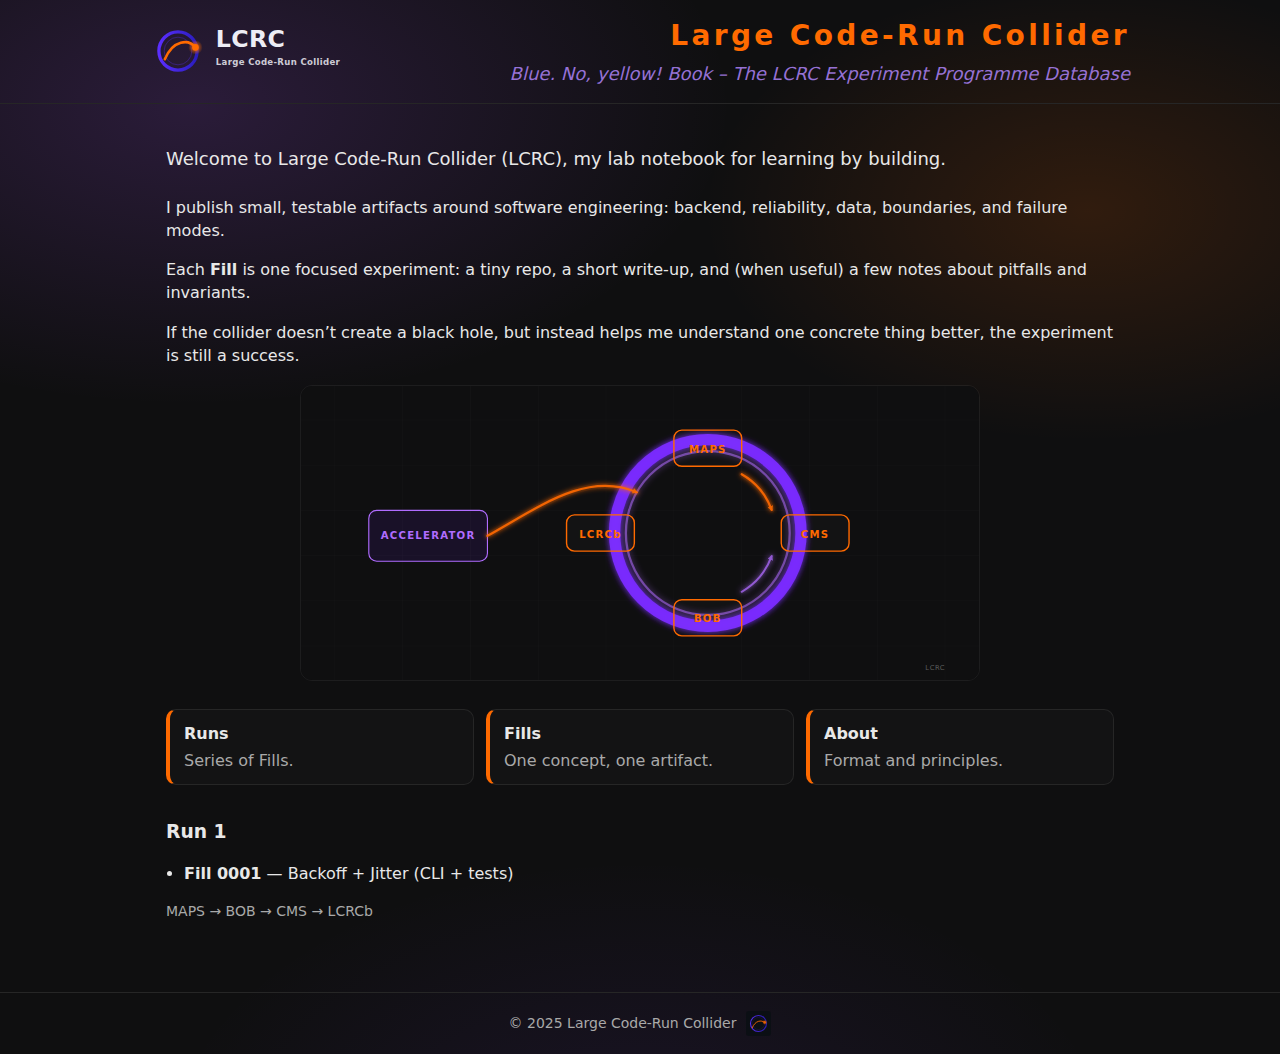
<file: index.html>
<!doctype html>
<html lang="en">
<head>
  <meta charset="utf-8" />
  <meta name="viewport" content="width=device-width,initial-scale=1" />
  <title>LCRC — Large Code-Run Collider</title>

  <link rel="stylesheet" href="/assets/site.css" />
  <link rel="icon" href="/assets/favicon.svg" type="image/svg+xml" />

  <!-- Cloudflare Web Analytics -->
  <script defer src="https://static.cloudflareinsights.com/beacon.min.js"
          data-cf-beacon='{"token":"9ea68f33c8074c29a95c76af14a29f26"}'></script>
  <!-- End Cloudflare Web Analytics -->
</head>

<body>
  <header class="header">
    <div class="container header-inner">
      <a class="brand-link" href="/" aria-label="Home">
        <img class="brand-logo" src="/assets/logo-lcrc.svg" alt="Large Code-Run Collider">
      </a>

      <div class="brand-text">
        <div class="mark">Large Code-Run Collider</div>
        <div class="tag">Blue. No, yellow! Book – The LCRC Experiment Programme Database</div>
      </div>
    </div>
  </header>

  <main class="main">
    <div class="container">
      <p class="lead">Welcome to Large Code-Run Collider (LCRC), my lab notebook for learning by building.</p>

      <p>I publish small, testable artifacts around software engineering: backend, reliability, data, boundaries, and failure modes.</p>

      <p>Each <strong>Fill</strong> is one focused experiment: a tiny repo, a short write-up, and (when useful) a few notes about pitfalls and invariants.</p>

      <p>If the collider doesn’t create a black hole, but instead helps me understand one concrete thing better, the experiment is still a success.</p>

      <section class="layout layout--small">
        <img class="layout-img" src="/assets/lcrc-layout.svg" alt="LCRC layout diagram">
      </section>

      <section class="cards" aria-label="Navigation">
        <a class="card" href="/runs/"><h2>Runs</h2><p>Series of Fills.</p></a>
        <a class="card" href="/fills/"><h2>Fills</h2><p>One concept, one artifact.</p></a>
        <a class="card" href="/about/"><h2>About</h2><p>Format and principles.</p></a>
      </section>

      <section>
        <h3>Run 1</h3>
        <ul class="list">
          <li><strong>Fill 0001</strong> — Backoff + Jitter (CLI + tests)</li>
        </ul>
        <p class="muted">MAPS → BOB → CMS → LCRCb</p>
      </section>
    </div>
  </main>

  <footer class="footer">
    <div class="container footer-inner">
      <span>© 2025 Large Code-Run Collider</span>
      <img class="footer-logo" src="/assets/logo-lcrc-mark.svg" alt="LCRC">
    </div>
  </footer>

</body>
</html>
</file>
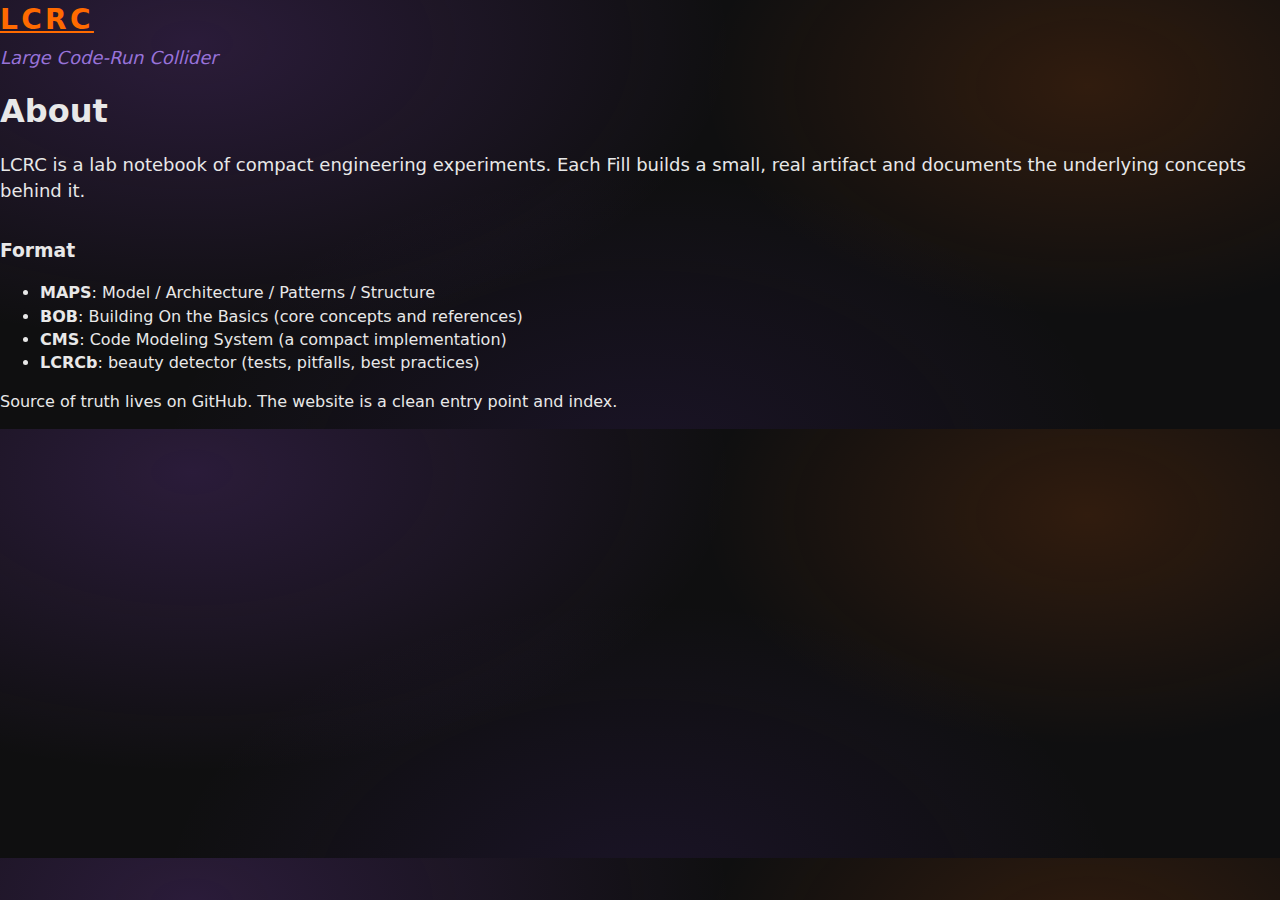
<file: about/index.html>
<!doctype html>
<html lang="en">
<head>
  <meta charset="utf-8" />
  <meta name="viewport" content="width=device-width,initial-scale=1" />
  <title>About — LCRC</title>
  <link rel="stylesheet" href="/assets/site.css" />
</head>

<!-- Cloudflare Web Analytics --><script defer src='https://static.cloudflareinsights.com/beacon.min.js' data-cf-beacon='{"token": "9ea68f33c8074c29a95c76af14a29f26"}'></script><!-- End Cloudflare Web Analytics -->

<body>
  <header class="top">
    <div class="brand">
      <div class="mark"><a class="home" href="/">LCRC</a></div>
      <div class="tag">Large Code-Run Collider</div>
    </div>
  </header>

  <main class="wrap">
    <h1>About</h1>
    <p class="lead">
      LCRC is a lab notebook of compact engineering experiments. Each Fill builds a small, real artifact
      and documents the underlying concepts behind it.
    </p>

    <h3>Format</h3>
    <ul>
      <li><strong>MAPS</strong>: Model / Architecture / Patterns / Structure</li>
      <li><strong>BOB</strong>: Building On the Basics (core concepts and references)</li>
      <li><strong>CMS</strong>: Code Modeling System (a compact implementation)</li>
      <li><strong>LCRCb</strong>: beauty detector (tests, pitfalls, best practices)</li>
    </ul>

    <p>
      Source of truth lives on GitHub. The website is a clean entry point and index.
    </p>
  </main>
</body>
</html>
</file>
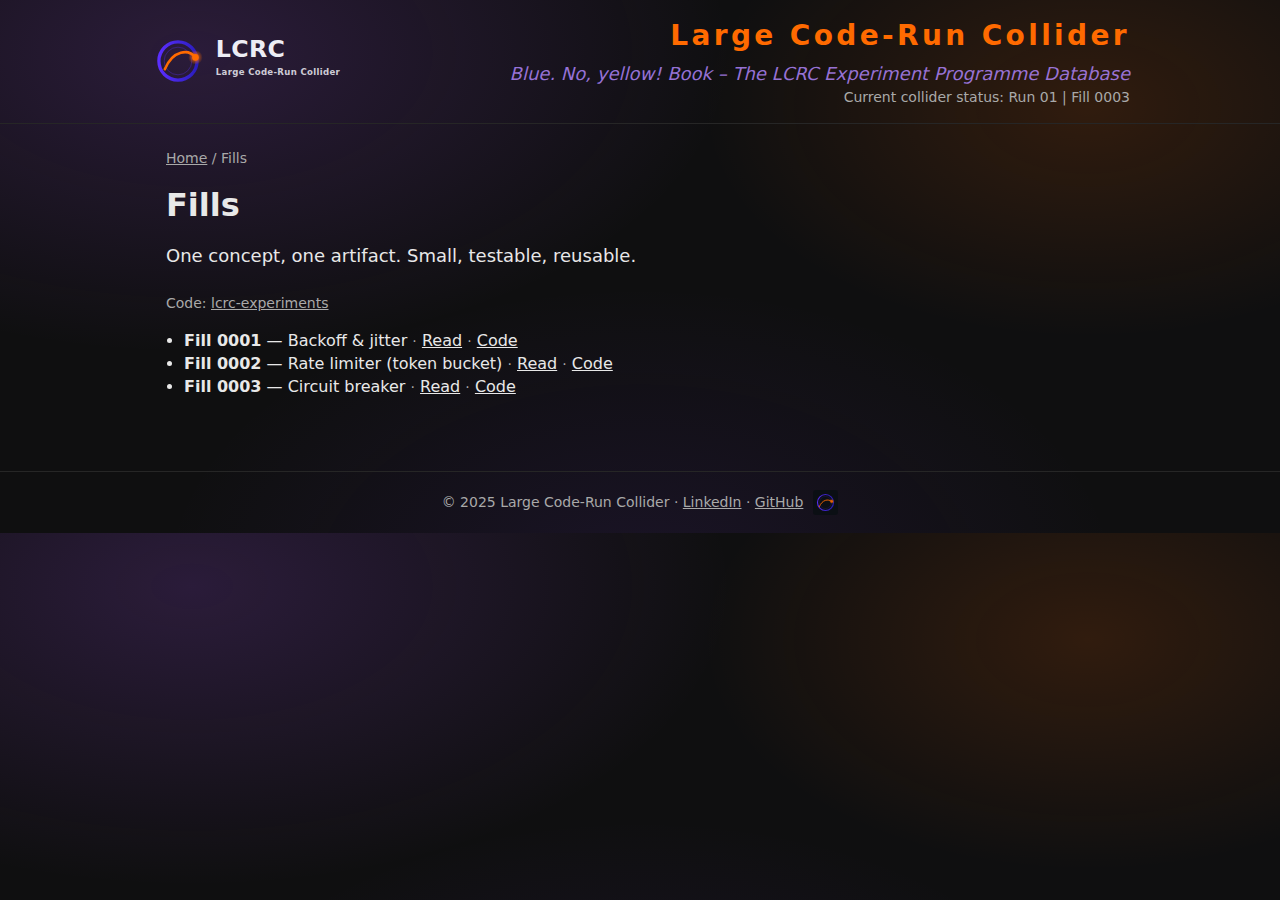
<file: fills/index.html>
<!doctype html>
<html lang="en">
<head>
  <meta charset="utf-8" />
  <meta name="viewport" content="width=device-width,initial-scale=1" />
  <title>Fills — LCRC</title>

  <link rel="stylesheet" href="/assets/site.css" />
  <link rel="icon" href="/assets/favicon.svg" type="image/svg+xml" />

  <!-- Cloudflare Web Analytics -->
  <script defer src="https://static.cloudflareinsights.com/beacon.min.js"
          data-cf-beacon='{"token":"9ea68f33c8074c29a95c76af14a29f26"}'></script>
  <!-- End Cloudflare Web Analytics -->
</head>

<body>
  <header class="header">
    <div class="container header-inner">
      <a class="brand-link" href="/" aria-label="Home">
        <img class="brand-logo" src="/assets/logo-lcrc.svg" alt="Large Code-Run Collider">
      </a>

      <div class="brand-text">
        <div class="mark">Large Code-Run Collider</div>
        <div class="tag">Blue. No, yellow! Book – The LCRC Experiment Programme Database</div>    
        <div class="muted">Current collider status: Run 01 | Fill 0003</div>
      </div>
    </div>
  </header>

  <main class="main">
    <div class="container">
      <p class="breadcrumb"><a href="/">Home</a> / Fills</p>

      <h1 class="page-title">Fills</h1>
      <p class="lead">One concept, one artifact. Small, testable, reusable.</p>
      <p class="muted">Code: <a href="https://github.com/large-coderun-collider/lcrc-experiments">lcrc-experiments</a></p>

      <ul class="list">
        <li>
          <strong>Fill 0001</strong> — Backoff &amp; jitter
          <span class="muted">·</span>
          <a href="/fills/0001-backoff-jitter/">Read</a>
          <span class="muted">·</span>
          <a href="https://github.com/large-coderun-collider/lcrc-experiments/tree/main/fills/0001-backoff-jitter">Code</a>
        </li>

        <li>
          <strong>Fill 0002</strong> — Rate limiter (token bucket)
          <span class="muted">·</span>
          <a href="/fills/0002-rate-limiter/">Read</a>
          <span class="muted">·</span>
          <a href="https://github.com/large-coderun-collider/lcrc-experiments/tree/main/fills/0002-rate-limiter">Code</a>
        </li>
        
        <li>
          <strong>Fill 0003</strong> — Circuit breaker
          <span class="muted">·</span>
          <a href="/fills/0003-circuit-breaker/">Read</a>
          <span class="muted">·</span>
          <a href="https://github.com/large-coderun-collider/lcrc-experiments/tree/main/fills/0003-circuit-breaker">Code</a>
        </li>
      </ul>

    </div>
  </main>

  <footer class="footer">
    <div class="container footer-inner">
      <div class="footer-meta">
        <span>© 2025 Large Code-Run Collider</span>
        <span class="muted">·</span>
        <span class="footer-links">
          <a href="https://linkedin.com/in/large-coderun-collider">LinkedIn</a>
          <span class="muted">·</span>
          <a href="https://github.com/large-coderun-collider">GitHub</a>
        </span>
      </div>
      <img class="footer-logo" src="/assets/logo-lcrc-mark.svg" alt="LCRC">
    </div>
  </footer>

</body>
</html>
</file>
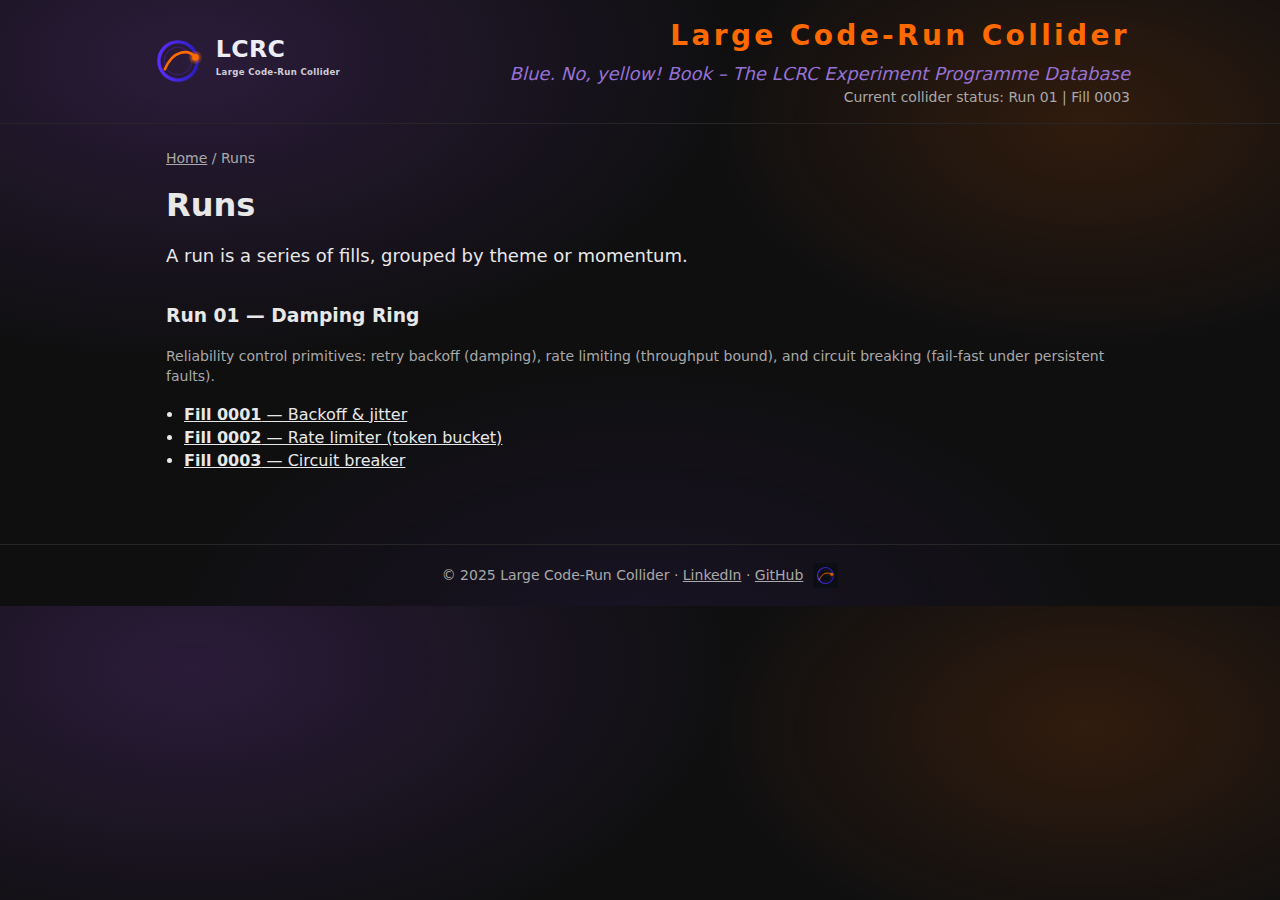
<file: runs/index.html>
<!doctype html>
<html lang="en">
<head>
  <meta charset="utf-8" />
  <meta name="viewport" content="width=device-width,initial-scale=1" />
  <title>Runs — LCRC</title>

  <link rel="stylesheet" href="/assets/site.css" />
  <link rel="icon" href="/assets/favicon.svg" type="image/svg+xml" />

  <!-- Cloudflare Web Analytics -->
  <script defer src="https://static.cloudflareinsights.com/beacon.min.js"
          data-cf-beacon='{"token":"9ea68f33c8074c29a95c76af14a29f26"}'></script>
  <!-- End Cloudflare Web Analytics -->
</head>

<body>
  <header class="header">
    <div class="container header-inner">
      <a class="brand-link" href="/" aria-label="Home">
        <img class="brand-logo" src="/assets/logo-lcrc.svg" alt="Large Code-Run Collider">
      </a>

      <div class="brand-text">
        <div class="mark">Large Code-Run Collider</div>
        <div class="tag">Blue. No, yellow! Book – The LCRC Experiment Programme Database</div>
        <div class="muted">Current collider status: Run 01 | Fill 0003</div>
      </div>
    </div>
  </header>

  <main class="main">
    <div class="container">
      <p class="breadcrumb"><a href="/">Home</a> / Runs</p>

      <h1 class="page-title">Runs</h1>
      <p class="lead">A run is a series of fills, grouped by theme or momentum.</p>

      <h3>Run 01 — Damping Ring</h3>
      <p class="muted">
        Reliability control primitives: retry backoff (damping), rate limiting (throughput bound), and circuit breaking (fail-fast under persistent faults).
      </p> 

      <ul class="list">
        <li>
          <a href="/fills/0001-backoff-jitter/"><strong>Fill 0001</strong> — Backoff &amp; jitter</a>
        </li>
        <li>
          <a href="/fills/0002-rate-limiter/"><strong>Fill 0002</strong> — Rate limiter (token bucket)</a>
        </li>
        <li>
          <a href="/fills/0003-circuit-breaker/"><strong>Fill 0003</strong> — Circuit breaker</a>
        </li>
      </ul>
      
    </div>
  </main>

  <footer class="footer">
    <div class="container footer-inner">
      <div class="footer-meta">
        <span>© 2025 Large Code-Run Collider</span>
        <span class="muted">·</span>
        <span class="footer-links">
          <a href="https://linkedin.com/in/large-coderun-collider">LinkedIn</a>
          <span class="muted">·</span>
          <a href="https://github.com/large-coderun-collider">GitHub</a>
        </span>
      </div>
      <img class="footer-logo" src="/assets/logo-lcrc-mark.svg" alt="LCRC">
    </div>
  </footer>

</body>
</html>
</file>
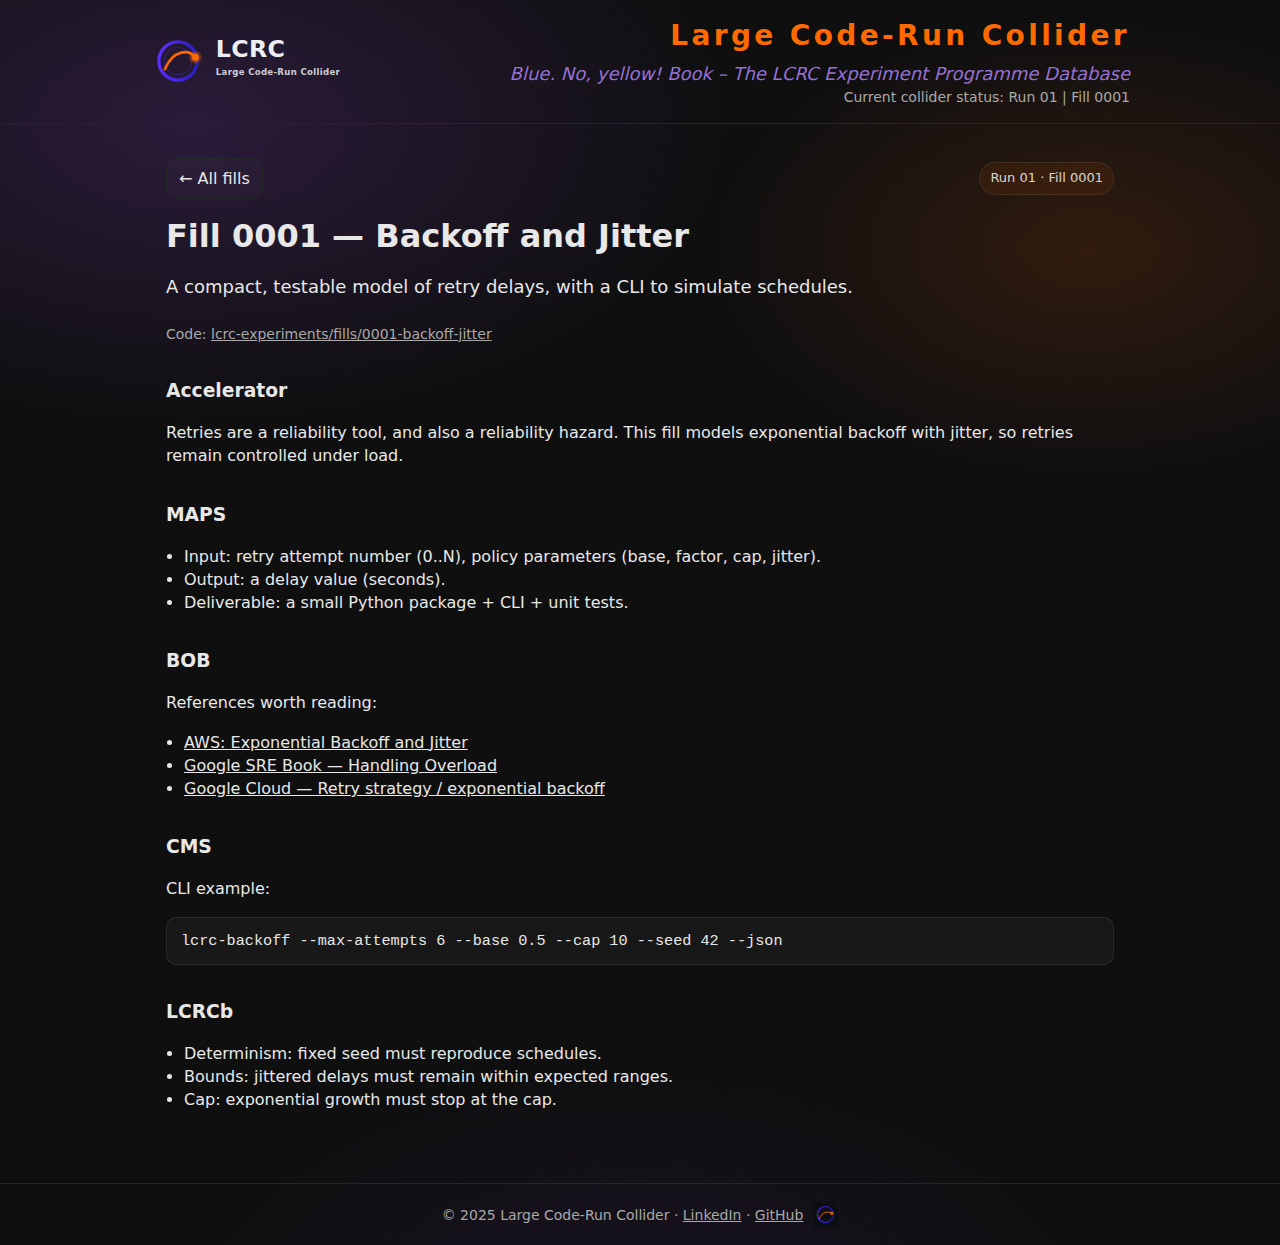
<file: fills/0001-backoff-jitter/index.html>
<!doctype html>
<html lang="en">
<head>
  <meta charset="utf-8" />
  <meta name="viewport" content="width=device-width,initial-scale=1" />
  <title>Fill 0001 — Backoff & Jitter — LCRC</title>

  <link rel="stylesheet" href="/assets/site.css" />
  <link rel="icon" href="/assets/favicon.svg" type="image/svg+xml" />

  <!-- Cloudflare Web Analytics -->
  <script defer src="https://static.cloudflareinsights.com/beacon.min.js"
          data-cf-beacon='{"token":"9ea68f33c8074c29a95c76af14a29f26"}'></script>
  <!-- End Cloudflare Web Analytics -->
</head>

<body>
  <header class="header">
    <div class="container header-inner">
      <a class="brand-link" href="/" aria-label="Home">
        <img class="brand-logo" src="/assets/logo-lcrc.svg" alt="Large Code-Run Collider">
      </a>

      <div class="brand-text">
        <div class="mark">Large Code-Run Collider</div>
        <div class="tag">Blue. No, yellow! Book – The LCRC Experiment Programme Database</div>
        <div class="muted">Current collider status: Run 01 | Fill 0001</div>
      </div>
    </div>
  </header>

  <main class="main">
    <div class="container">

      <div class="navbar">
        <a class="backlink" href="/fills/">← All fills</a>
        <span class="badge">Run 01 · Fill 0001</span>
      </div>

      <h1 class="page-title">Fill 0001 — Backoff and Jitter</h1>
      <p class="lead">A compact, testable model of retry delays, with a CLI to simulate schedules.</p>

      <p class="muted">
        Code: <a href="https://github.com/large-coderun-collider/lcrc-experiments/tree/main/fills/0001-backoff-jitter">lcrc-experiments/fills/0001-backoff-jitter</a>
      </p>

      <h3>Accelerator</h3>
      <p>
        Retries are a reliability tool, and also a reliability hazard.
        This fill models exponential backoff with jitter, so retries remain controlled under load.
      </p>

      <h3>MAPS</h3>
      <ul class="list">
        <li>Input: retry attempt number (0..N), policy parameters (base, factor, cap, jitter).</li>
        <li>Output: a delay value (seconds).</li>
        <li>Deliverable: a small Python package + CLI + unit tests.</li>
      </ul>

      <h3>BOB</h3>
      <p>References worth reading:</p>
      <ul class="list">
        <li><a href="https://aws.amazon.com/blogs/architecture/exponential-backoff-and-jitter/" target="_blank" rel="noopener">AWS: Exponential Backoff and Jitter</a></li>
        <li><a href="https://sre.google/sre-book/handling-overload/">Google SRE Book — Handling Overload</a></li>
        <li><a href="https://cloud.google.com/storage/docs/retry-strategy">Google Cloud — Retry strategy / exponential backoff</a></li>
      </ul>

      <h3>CMS</h3>
      <p>CLI example:</p>
      <pre><code>lcrc-backoff --max-attempts 6 --base 0.5 --cap 10 --seed 42 --json</code></pre>

      <h3>LCRCb</h3>
      <ul class="list">
        <li>Determinism: fixed seed must reproduce schedules.</li>
        <li>Bounds: jittered delays must remain within expected ranges.</li>
        <li>Cap: exponential growth must stop at the cap.</li>
      </ul>

    </div>
  </main>

  <footer class="footer">
    <div class="container footer-inner">
      <div class="footer-meta">
        <span>© 2025 Large Code-Run Collider</span>
        <span class="muted">·</span>
        <span class="footer-links">
          <a href="https://linkedin.com/in/large-coderun-collider">LinkedIn</a>
          <span class="muted">·</span>
          <a href="https://github.com/large-coderun-collider">GitHub</a>
        </span>
      </div>
      <img class="footer-logo" src="/assets/logo-lcrc-mark.svg" alt="LCRC">
    </div>
  </footer>

</body>
</html>
</file>
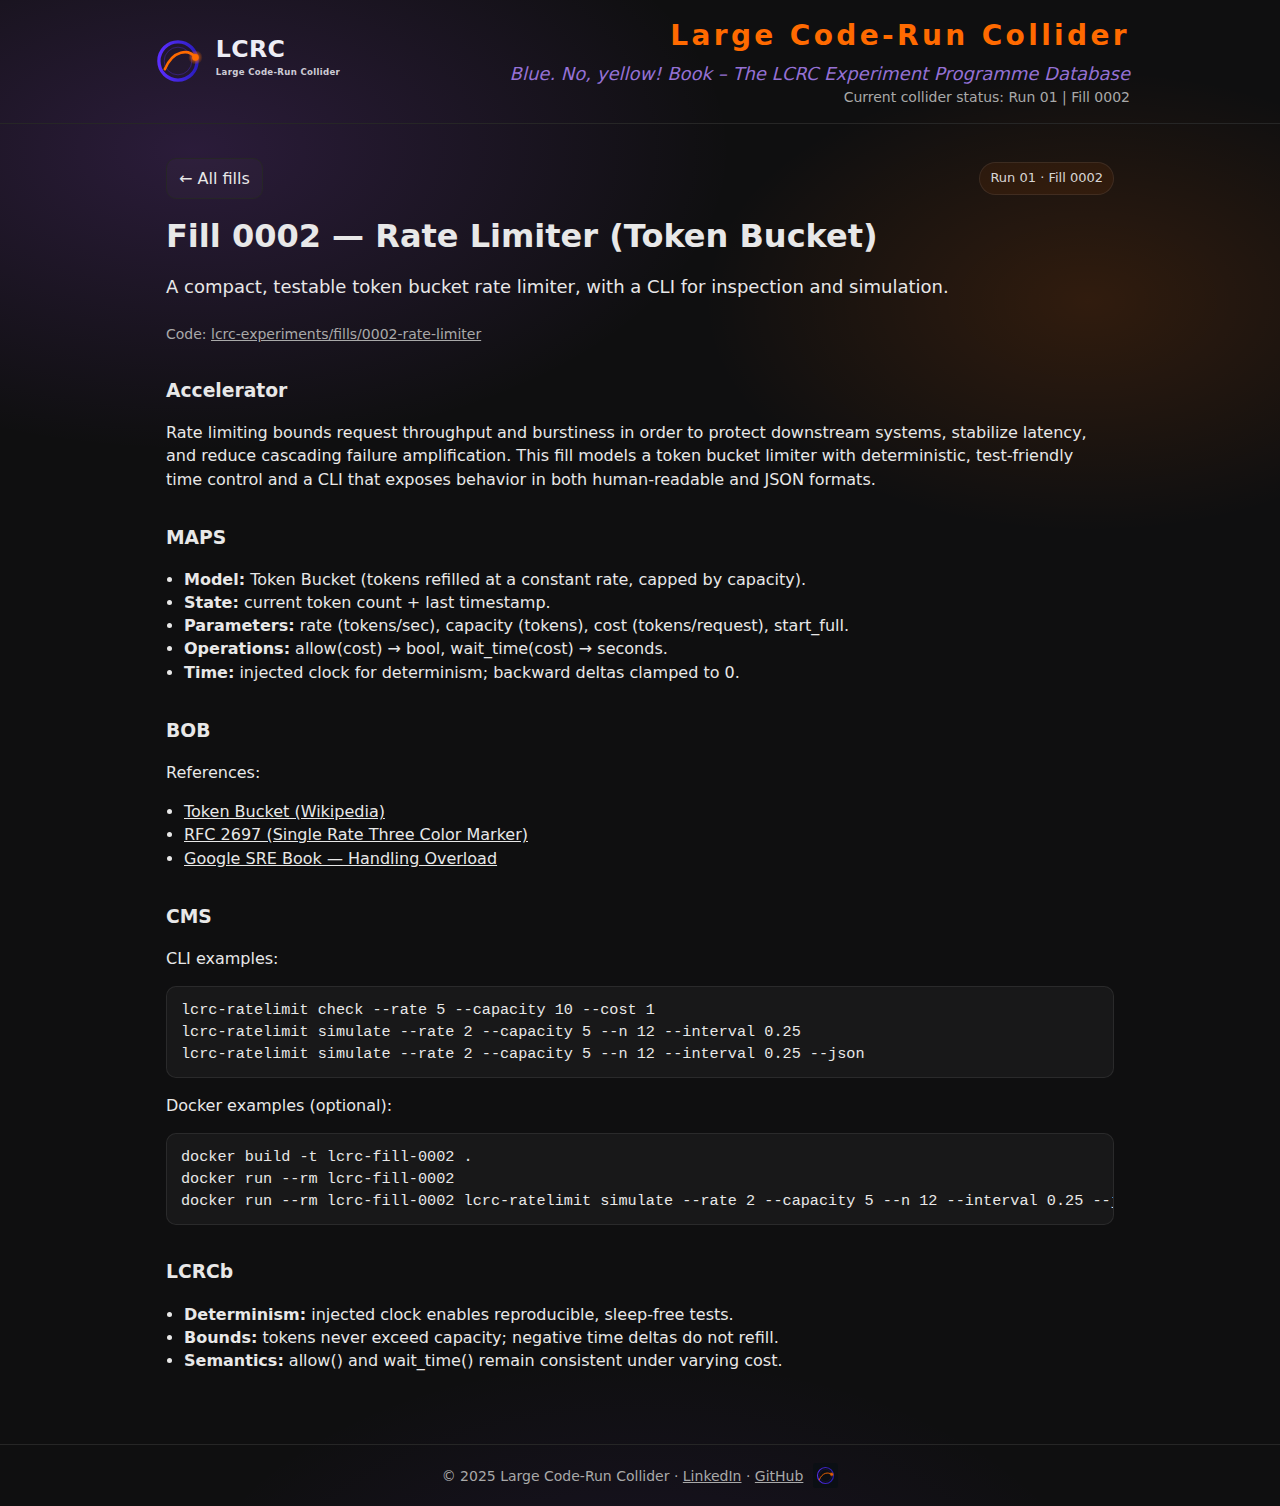
<file: fills/0002-rate-limiter/index.html>
<!doctype html>
<html lang="en">
<head>
  <meta charset="utf-8" />
  <meta name="viewport" content="width=device-width,initial-scale=1" />
  <title>Fill 0002 — Rate Limiter (Token Bucket) — LCRC</title>

  <link rel="stylesheet" href="/assets/site.css" />
  <link rel="icon" href="/assets/favicon.svg" type="image/svg+xml" />

  <!-- Cloudflare Web Analytics -->
  <script defer src="https://static.cloudflareinsights.com/beacon.min.js"
          data-cf-beacon='{"token":"9ea68f33c8074c29a95c76af14a29f26"}'></script>
  <!-- End Cloudflare Web Analytics -->
</head>

<body>
  <header class="header">
    <div class="container header-inner">
      <a class="brand-link" href="/" aria-label="Home">
        <img class="brand-logo" src="/assets/logo-lcrc.svg" alt="Large Code-Run Collider">
      </a>

      <div class="brand-text">
        <div class="mark">Large Code-Run Collider</div>
        <div class="tag">Blue. No, yellow! Book – The LCRC Experiment Programme Database</div>
        <div class="muted">Current collider status: Run 01 | Fill 0002</div>
      </div>
    </div>
  </header>

  <main class="main">
    <div class="container">

      <div class="navbar">
        <a class="backlink" href="/fills/">← All fills</a>
        <span class="badge">Run 01 · Fill 0002</span>
      </div>

      <h1 class="page-title">Fill 0002 — Rate Limiter (Token Bucket)</h1>
      <p class="lead">A compact, testable token bucket rate limiter, with a CLI for inspection and simulation.</p>

      <p class="muted">
        Code: <a href="https://github.com/large-coderun-collider/lcrc-experiments/tree/main/fills/0002-rate-limiter">lcrc-experiments/fills/0002-rate-limiter</a>
      </p>

      <h3>Accelerator</h3>
      <p>
        Rate limiting bounds request throughput and burstiness in order to protect downstream systems,
        stabilize latency, and reduce cascading failure amplification.
        This fill models a token bucket limiter with deterministic, test-friendly time control and a CLI
        that exposes behavior in both human-readable and JSON formats.
      </p>

      <h3>MAPS</h3>
      <ul class="list">
        <li><strong>Model:</strong> Token Bucket (tokens refilled at a constant rate, capped by capacity).</li>
        <li><strong>State:</strong> current token count + last timestamp.</li>
        <li><strong>Parameters:</strong> rate (tokens/sec), capacity (tokens), cost (tokens/request), start_full.</li>
        <li><strong>Operations:</strong> allow(cost) → bool, wait_time(cost) → seconds.</li>
        <li><strong>Time:</strong> injected clock for determinism; backward deltas clamped to 0.</li>
      </ul>

      <h3>BOB</h3>
      <p>References:</p>
      <ul class="list">
        <li><a href="https://en.wikipedia.org/wiki/Token_bucket" target="_blank" rel="noopener">Token Bucket (Wikipedia)</a></li>
        <li><a href="https://datatracker.ietf.org/doc/html/rfc2697" target="_blank" rel="noopener">RFC 2697 (Single Rate Three Color Marker)</a></li>
        <li><a href="https://sre.google/sre-book/handling-overload/" target="_blank" rel="noopener">Google SRE Book — Handling Overload</a></li>
      </ul>

      <h3>CMS</h3>
      <p>CLI examples:</p>
      <pre><code>lcrc-ratelimit check --rate 5 --capacity 10 --cost 1
lcrc-ratelimit simulate --rate 2 --capacity 5 --n 12 --interval 0.25
lcrc-ratelimit simulate --rate 2 --capacity 5 --n 12 --interval 0.25 --json</code></pre>

      <p>Docker examples (optional):</p>
      <pre><code>docker build -t lcrc-fill-0002 .
docker run --rm lcrc-fill-0002
docker run --rm lcrc-fill-0002 lcrc-ratelimit simulate --rate 2 --capacity 5 --n 12 --interval 0.25 --json</code></pre>

      <h3>LCRCb</h3>
      <ul class="list">
        <li><strong>Determinism:</strong> injected clock enables reproducible, sleep-free tests.</li>
        <li><strong>Bounds:</strong> tokens never exceed capacity; negative time deltas do not refill.</li>
        <li><strong>Semantics:</strong> allow() and wait_time() remain consistent under varying cost.</li>
      </ul>

    </div>
  </main>

  <footer class="footer">
    <div class="container footer-inner">
      <div class="footer-meta">
        <span>© 2025 Large Code-Run Collider</span>
        <span class="muted">·</span>
        <span class="footer-links">
          <a href="https://linkedin.com/in/large-coderun-collider">LinkedIn</a>
          <span class="muted">·</span>
          <a href="https://github.com/large-coderun-collider">GitHub</a>
        </span>
      </div>
      <img class="footer-logo" src="/assets/logo-lcrc-mark.svg" alt="LCRC">
    </div>
  </footer>

</body>
</html>
</file>
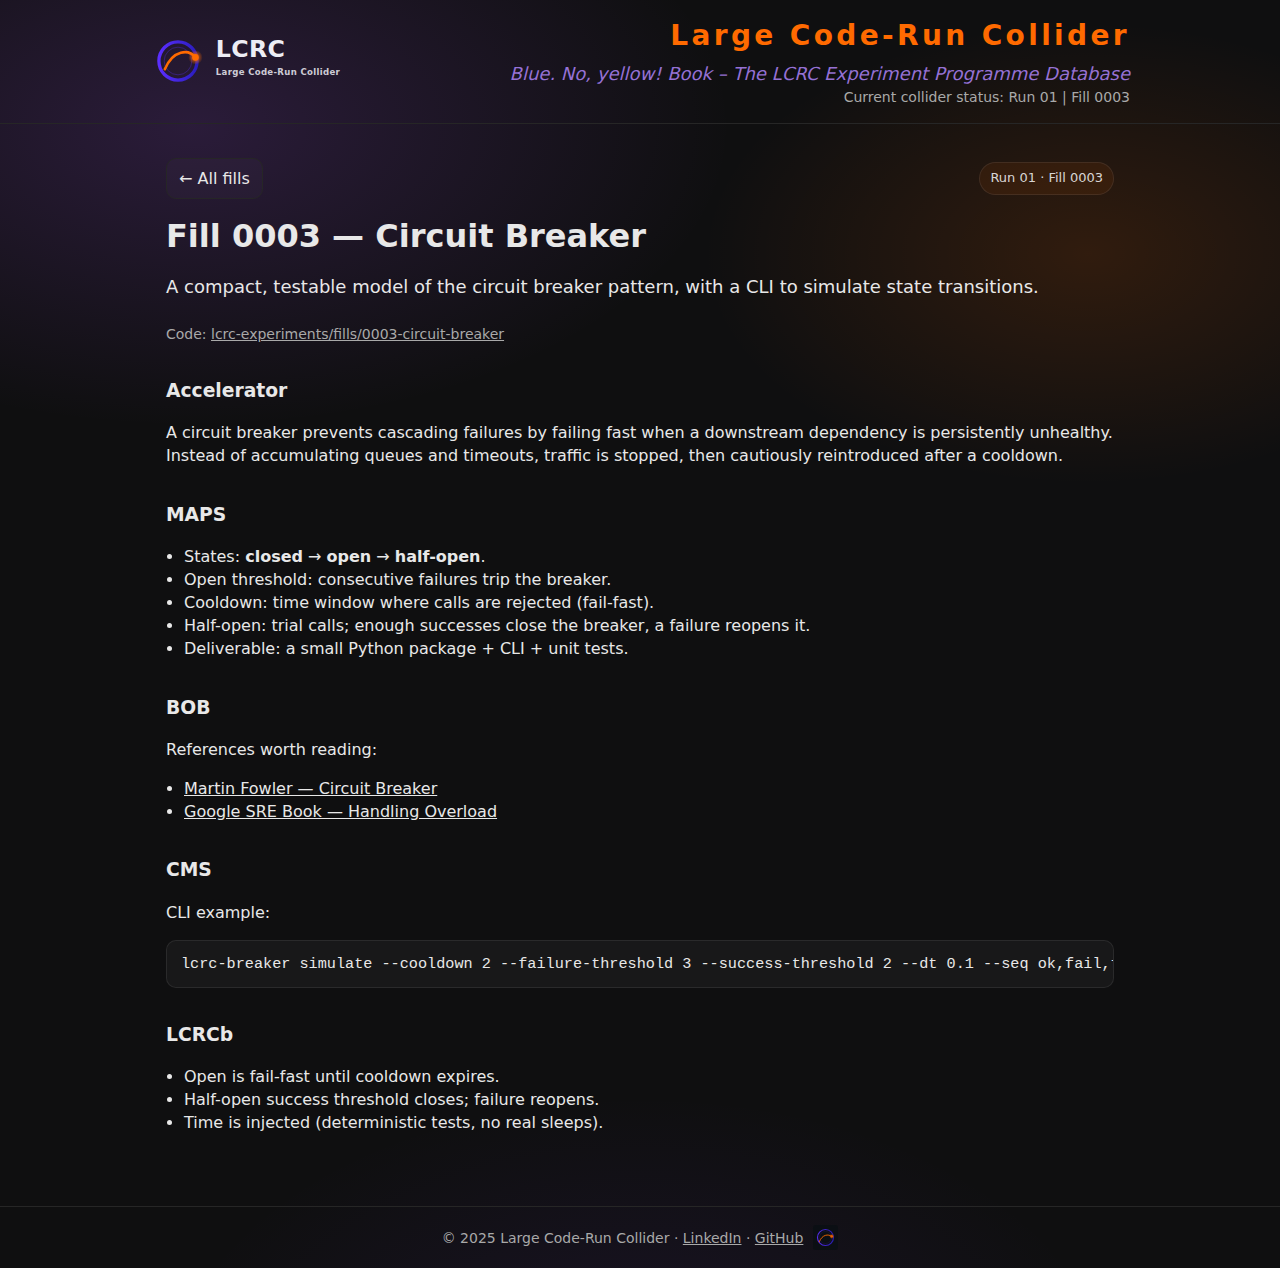
<file: fills/0003-circuit-breaker/index.html>
<!doctype html>
<html lang="en">
<head>
  <meta charset="utf-8" />
  <meta name="viewport" content="width=device-width,initial-scale=1" />
  <title>Fill 0003 — Circuit Breaker — LCRC</title>

  <link rel="stylesheet" href="/assets/site.css" />
  <link rel="icon" href="/assets/favicon.svg" type="image/svg+xml" />

  <!-- Cloudflare Web Analytics -->
  <script defer src="https://static.cloudflareinsights.com/beacon.min.js"
          data-cf-beacon='{"token":"9ea68f33c8074c29a95c76af14a29f26"}'></script>
  <!-- End Cloudflare Web Analytics -->
</head>

<body>
  <header class="header">
    <div class="container header-inner">
      <a class="brand-link" href="/" aria-label="Home">
        <img class="brand-logo" src="/assets/logo-lcrc.svg" alt="Large Code-Run Collider">
      </a>

      <div class="brand-text">
        <div class="mark">Large Code-Run Collider</div>
        <div class="tag">Blue. No, yellow! Book – The LCRC Experiment Programme Database</div>
        <div class="muted">Current collider status: Run 01 | Fill 0003</div>
      </div>
    </div>
  </header>

  <main class="main">
    <div class="container">

      <div class="navbar">
        <a class="backlink" href="/fills/">← All fills</a>
        <span class="badge">Run 01 · Fill 0003</span>
      </div>

      <h1 class="page-title">Fill 0003 — Circuit Breaker</h1>
      <p class="lead">A compact, testable model of the circuit breaker pattern, with a CLI to simulate state transitions.</p>

      <p class="muted">
        Code:
        <a href="https://github.com/large-coderun-collider/lcrc-experiments/tree/main/fills/0003-circuit-breaker">
          lcrc-experiments/fills/0003-circuit-breaker
        </a>
      </p>

      <h3>Accelerator</h3>
      <p>
        A circuit breaker prevents cascading failures by failing fast when a downstream dependency is persistently unhealthy.
        Instead of accumulating queues and timeouts, traffic is stopped, then cautiously reintroduced after a cooldown.
      </p>

      <h3>MAPS</h3>
      <ul class="list">
        <li>States: <strong>closed</strong> → <strong>open</strong> → <strong>half-open</strong>.</li>
        <li>Open threshold: consecutive failures trip the breaker.</li>
        <li>Cooldown: time window where calls are rejected (fail-fast).</li>
        <li>Half-open: trial calls; enough successes close the breaker, a failure reopens it.</li>
        <li>Deliverable: a small Python package + CLI + unit tests.</li>
      </ul>

      <h3>BOB</h3>
      <p>References worth reading:</p>
      <ul class="list">
        <li><a href="https://martinfowler.com/bliki/CircuitBreaker.html" target="_blank" rel="noopener">Martin Fowler — Circuit Breaker</a></li>
        <li><a href="https://sre.google/sre-book/handling-overload/" target="_blank" rel="noopener">Google SRE Book — Handling Overload</a></li>
      </ul>

      <h3>CMS</h3>
      <p>CLI example:</p>
      <pre><code>lcrc-breaker simulate --cooldown 2 --failure-threshold 3 --success-threshold 2 --dt 0.1 --seq ok,fail,fail,fail,call,wait:2.0,ok,ok --json</code></pre>

      <h3>LCRCb</h3>
      <ul class="list">
        <li>Open is fail-fast until cooldown expires.</li>
        <li>Half-open success threshold closes; failure reopens.</li>
        <li>Time is injected (deterministic tests, no real sleeps).</li>
      </ul>

    </div>
  </main>

  <footer class="footer">
    <div class="container footer-inner">
      <div class="footer-meta">
        <span>© 2025 Large Code-Run Collider</span>
        <span class="muted">·</span>
        <span class="footer-links">
          <a href="https://linkedin.com/in/large-coderun-collider">LinkedIn</a>
          <span class="muted">·</span>
          <a href="https://github.com/large-coderun-collider">GitHub</a>
        </span>
      </div>
      <img class="footer-logo" src="/assets/logo-lcrc-mark.svg" alt="LCRC">
    </div>
  </footer>

</body>
</html>
</file>
<file: assets/site.css>
:root {
  --bg: #0f0f10;
  --fg: #e8e8e8;
  --muted: #a9a9a9;
  --orange: #ff6a00;
  --border: #262626;
  --purple:#7c3aed;
  --purple2:#a855f7;
}

* { box-sizing: border-box; }

body{
  margin: 0;
  font-family: ui-sans-serif, system-ui, -apple-system, Segoe UI, Roboto, Arial, sans-serif;
  background: 
  radial-gradient(900px 500px at 15% 10%, rgba(168,85,247,0.18), transparent 60%),
  radial-gradient(700px 420px at 85% 20%, rgba(255,106,0,0.14), transparent 55%),
  radial-gradient(800px 500px at 50% 110%, rgba(124,58,237,0.10), transparent 60%),
  var(--bg);
  color: var(--fg);
  line-height: 1.45;
}

a { color: inherit; }
a:hover { text-decoration: underline; }
a.card:hover { text-decoration: none; }

.container{
  max-width: 980px;
  margin: 0 auto;
  padding: 0 16px;
}

.header{
  border-bottom: 1px solid var(--border);
}

.header-inner{
  display: flex;
  align-items: center;
  justify-content: space-between;
  gap: 14px;
  padding: 16px 0;
}

.brand-link{
  display: inline-flex;
  align-items: center;
  text-decoration: none;
}

.brand-logo{
  height: 56px;
  width: auto;
  display: block;
}

.brand-text{
  display: flex;
  flex-direction: column;
  text-align: right;
}

.mark{
  font-weight: 800;
  letter-spacing: .12em;
  color: var(--orange);
  font-size: 28px;
}

.tag{
  margin-top: 4px;
  color: rgba(174, 132, 248, 0.85);
  font-size: 18px;
  font-style: italic;
}

.main{
  padding: 24px 0 56px;
}

.lead{
  font-size: 18px;
  margin: 18px 0 24px;
}

.layout{
  margin: 18px 0 28px;
}

.layout-img{
  width: 100%;
  height: auto;
  display: block;
  border-radius: 12px;
  border: 1px solid rgba(255,255,255,0.06);
}

.layout--small{
  max-width: 680px;
  margin-left: auto;
  margin-right: auto;
}

.cards{
  display: grid;
  grid-template-columns: repeat(auto-fit, minmax(220px, 1fr));
  gap: 12px;
  margin: 14px 0 28px;
}

.card{
  display: block;
  text-decoration: none;
  border: 1px solid var(--border);
  border-left: 4px solid var(--orange);
  padding: 14px 14px 12px;
  border-radius: 10px;
  background: rgba(255,255,255,0.02);
  transition: transform .12s ease, background .12s ease, border-color .12s ease;
}

.card h2{ margin: 0 0 6px; font-size: 16px; }
.card p{ margin: 0; color: var(--muted); }

.card:hover{
  border-color: rgba(123,44,255,0.25);
  background: rgba(123,44,255,0.06);
  transform: translateY(-1px);
}

.card:focus-visible{
  outline: 2px solid rgba(255,255,255,0.25);
  outline-offset: 2px;
}

h1,h2,h3{ line-height: 1.2; }
h3{ margin-top: 36px; }

.footer{
  border-top: 1px solid var(--border);
  padding: 18px 0;
  text-align: center;
  color: var(--muted);
  font-size: 14px;
}

.footer-inner{
  display:flex;
  align-items:center;
  justify-content:center;
  gap:10px;
}

.footer-logo{
  height:25px;
  width:auto;
  opacity:0.9;
}

.page-title{
  margin: 0 0 10px;
}

.breadcrumb{
  margin: 0 0 18px;
  color: var(--muted);
  font-size: 14px;
}

.list{
  padding-left: 18px;
}

@media (max-width: 520px){
  .header-inner{
    flex-direction: column;
    align-items: flex-start;
    gap: 10px;
  }

  .brand-logo{ height: 48px; }
  .brand-text{ text-align: left; }
}

.muted{
  color: var(--muted);
  font-size: 14px;
}

.quote{
  margin: 18px 0 26px;
  padding: 12px 14px;
  border-left: 4px solid var(--orange);
  border-radius: 10px;
  background: rgba(255,255,255,0.03);
  color: rgba(232,232,232,0.92);
  font-style: italic;
}

code{
  font-family: ui-monospace, SFMono-Regular, Menlo, Monaco, Consolas, "Liberation Mono", monospace;
  font-size: 0.95em;
  background: rgba(255,255,255,0.04);
  border: 1px solid rgba(255,255,255,0.08);
  padding: 2px 6px;
  border-radius: 6px;
}

pre{
  background: rgba(255,255,255,0.04);
  border: 1px solid rgba(255,255,255,0.08);
  padding: 12px 14px;
  border-radius: 10px;
  overflow-x: auto;
}
pre code{
  background: none;
  border: none;
  padding: 0;
}

.navbar{
  display:flex;
  align-items:center;
  justify-content:space-between;
  gap:12px;
  margin: 10px 0 18px;
}

.backlink{
  display:inline-flex;
  align-items:center;
  gap:8px;
  padding: 8px 12px;
  border-radius: 10px;
  border: 1px solid var(--border);
  background: rgba(255,255,255,0.02);
  text-decoration:none;
}

.backlink:hover{
  text-decoration:none;
  background: rgba(123,44,255,0.06);
  border-color: rgba(123,44,255,0.25);
  transform: translateY(-1px);
}

.badge{
  display:inline-flex;
  align-items:center;
  gap:8px;
  padding: 6px 10px;
  border-radius: 999px;
  border: 1px solid rgba(255,255,255,0.08);
  background: rgba(255,106,0,0.08);
  color: rgba(232,232,232,0.92);
  font-size: 13px;
}
</file>
